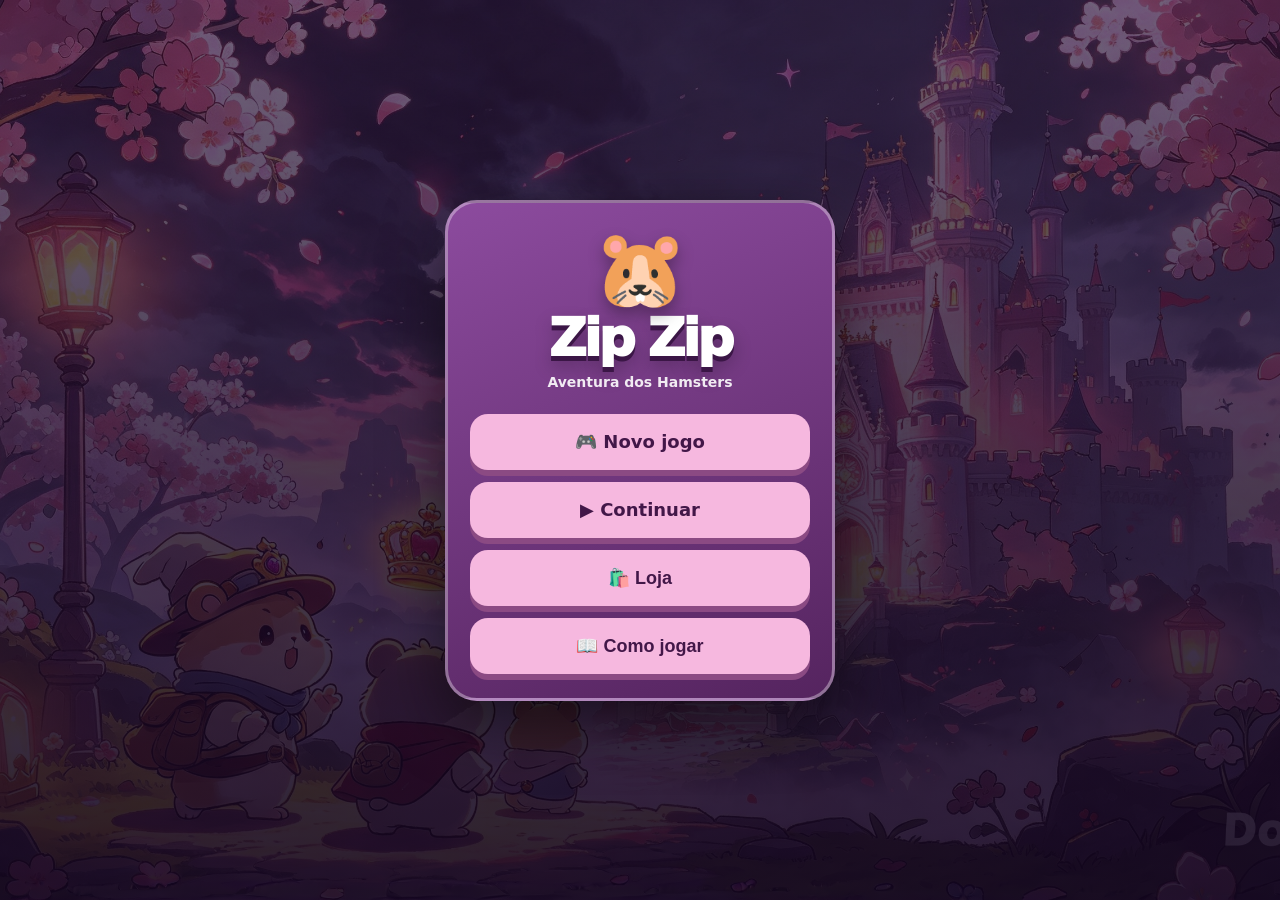
<file: index.html>
<!doctype html>
<html lang="pt-BR">
<head>
<meta charset="UTF-8">
<meta name="viewport" content="width=device-width,initial-scale=1,maximum-scale=1,user-scalable=no,viewport-fit=cover">
<meta name="theme-color" content="#6f2f73">
<title>Zip Zip — Aventura dos Hamsters</title>
<style>
*{box-sizing:border-box}
html,body{margin:0;width:100%;height:100%;overflow:hidden}
body{font-family:system-ui,-apple-system,Segoe UI,sans-serif;background:#24102f;color:#fff}
#menu{position:relative;width:100%;height:100dvh;min-height:100vh;display:flex;align-items:center;justify-content:center;overflow:hidden;padding:18px}
.bg{position:absolute;inset:0;width:100%;height:100%;object-fit:cover;opacity:.55}
.shade{position:absolute;inset:0;background:linear-gradient(180deg,rgba(30,8,48,.35),rgba(18,5,30,.82));}
.panel{position:relative;z-index:2;width:min(92vw,390px);padding:28px 22px 24px;border-radius:32px;background:linear-gradient(160deg,#8c4b9e,#55245f);border:3px solid rgba(255,255,255,.35);box-shadow:0 22px 60px rgba(0,0,0,.5);text-align:center}
.hamster{font-size:76px;line-height:1;margin-bottom:5px;filter:drop-shadow(0 8px 8px rgba(0,0,0,.3))}
h1{margin:0;font-size:52px;line-height:1;font-weight:1000;letter-spacing:-3px;text-shadow:0 5px 0 #3b1646,0 9px 18px rgba(0,0,0,.25)}
.sub{margin:10px 0 24px;font-size:14px;font-weight:700;opacity:.9}
.buttons{display:grid;gap:12px}
.menu-btn{display:flex;align-items:center;justify-content:center;width:100%;min-height:56px;border:0;border-radius:18px;background:#f6b8df;color:#421748;font-size:18px;font-weight:900;text-decoration:none;box-shadow:0 6px 0 #8b4a83;cursor:pointer;touch-action:manipulation}
.menu-btn:active{transform:translateY(3px);box-shadow:0 3px 0 #8b4a83}
#info{position:fixed;z-index:10;left:50%;bottom:18px;transform:translateX(-50%);width:min(88vw,430px);padding:16px 18px;border-radius:22px;background:#35153f;border:1px solid rgba(255,255,255,.3);box-shadow:0 15px 40px rgba(0,0,0,.45);color:#fff;text-align:center;font-size:14px;line-height:1.55}
#info button{margin-top:10px;border:0;border-radius:999px;padding:9px 20px;background:#ffc3e4;color:#4a214f;font-weight:900}
.hidden{display:none!important}
</style>
</head>
<body>
<main id="menu">
<img class="bg" src="assets/zipzip-bg.png" alt="">
<div class="shade"></div>
<section class="panel" aria-label="Menu principal do Zip Zip">
<div class="hamster" aria-hidden="true">🐹</div>
<h1>Zip Zip</h1>
<div class="sub">Aventura dos Hamsters</div>
<nav class="buttons">
<a class="menu-btn" href="campaign.html?new=1">🎮 Novo jogo</a>
<a class="menu-btn" href="campaign.html">▶️ Continuar</a>
<button class="menu-btn" id="shopBtn" type="button">🛍️ Loja</button>
<button class="menu-btn" id="howBtn" type="button">📖 Como jogar</button>
</nav>
</section>
<div id="info" class="hidden"></div>
</main>
<script>
const info=document.getElementById('info');
function showInfo(title,msg){
info.innerHTML='<strong>'+title+'</strong><br>'+msg+'<br><button id="closeInfo">Fechar</button>';
info.classList.remove('hidden');
document.getElementById('closeInfo').onclick=()=>info.classList.add('hidden');
}
document.getElementById('shopBtn').onclick=()=>showInfo('Loja','A loja do Zip Zip ainda está em desenvolvimento.');
document.getElementById('howBtn').onclick=()=>showInfo('Como jogar','No celular, use os controles da fase. No PC: A/D ou setas para andar e Espaço, W ou ↑ para pular.');
</script>
</body>
</html>
</file>
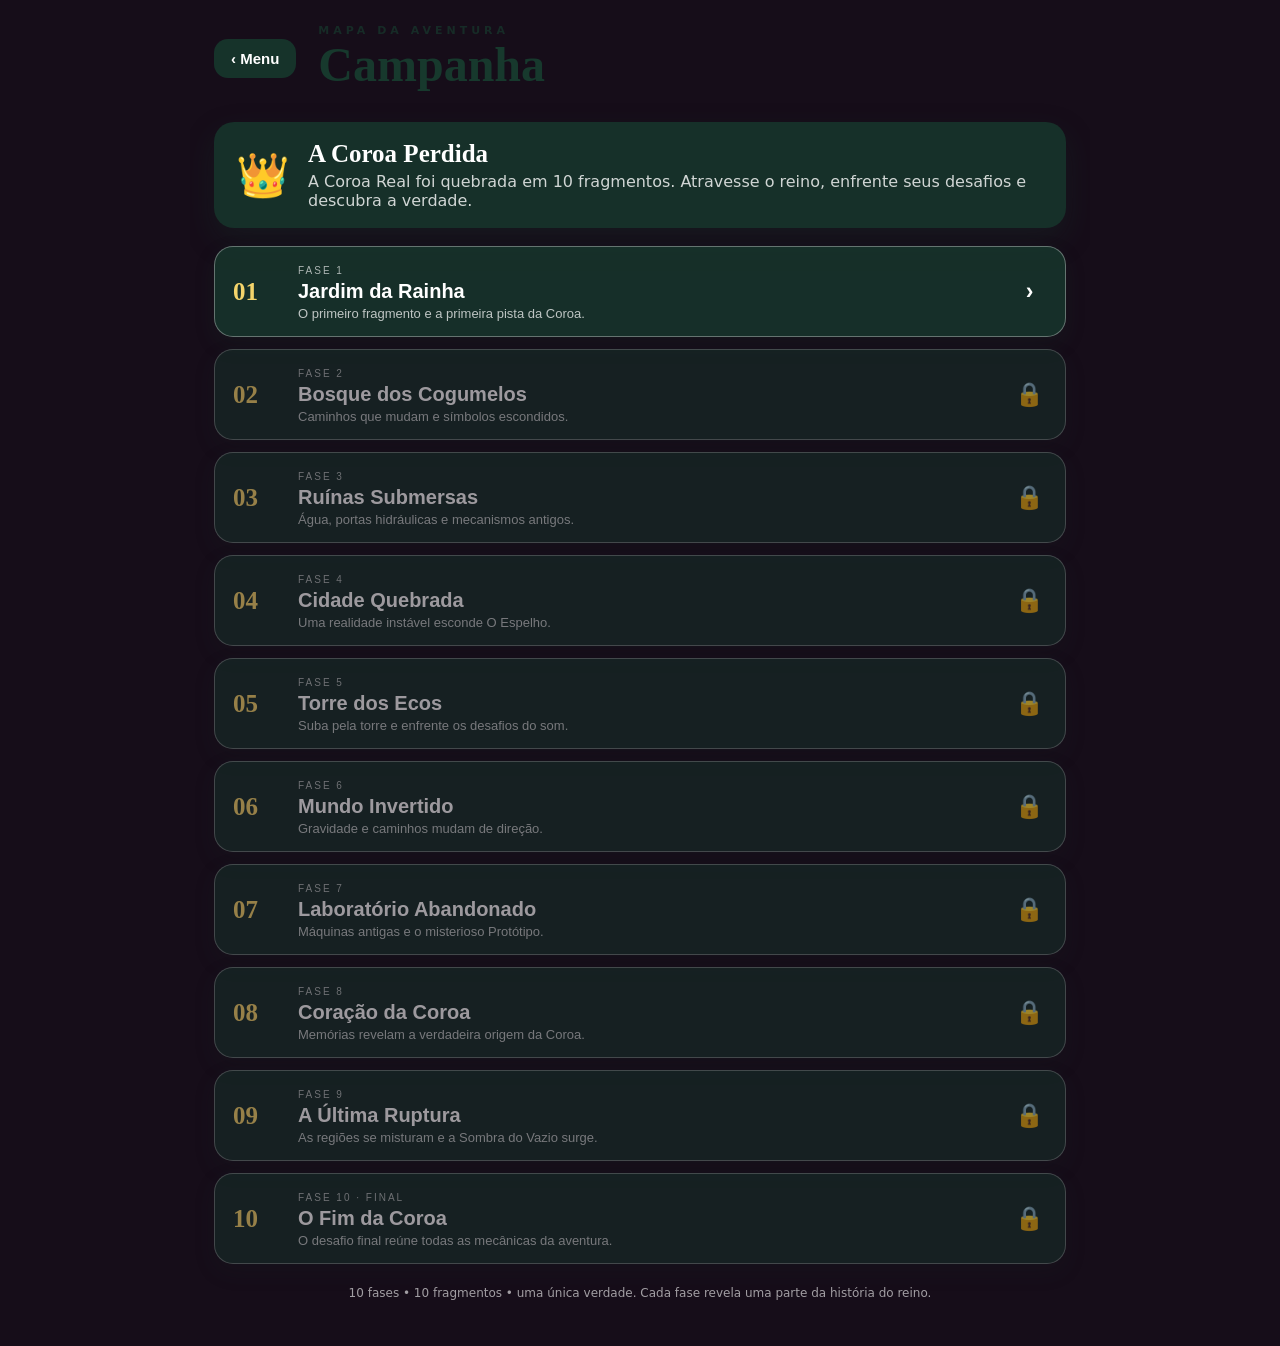
<file: campaign.html>
<!doctype html><html lang="pt-BR"><head><meta charset="UTF-8"><meta name="viewport" content="width=device-width,initial-scale=1,maximum-scale=1,user-scalable=no,viewport-fit=cover"><title>A Coroa Perdida — Campanha</title><link rel="stylesheet" href="style.css"></head><body><main class="campaign"><div class="campaign-bg"></div><header><button class="back" onclick="location.href='index.html'">‹ Menu</button><div><p>MAPA DA AVENTURA</p><h1>Campanha</h1></div></header><section class="campaign-intro"><span>👑</span><div><h2>A Coroa Perdida</h2><p>A Coroa Real foi quebrada em 10 fragmentos. Atravesse o reino, enfrente seus desafios e descubra a verdade.</p></div></section><div class="chapters"><button class="chapter unlocked" onclick="location.href='game.html?level=1&new=1'"><span class="number">01</span><div><small>FASE 1</small><h3>Jardim da Rainha</h3><p>O primeiro fragmento e a primeira pista da Coroa.</p></div><b>›</b></button><button class="chapter locked"><span class="number">02</span><div><small>FASE 2</small><h3>Bosque dos Cogumelos</h3><p>Caminhos que mudam e símbolos escondidos.</p></div><b>🔒</b></button><button class="chapter locked"><span class="number">03</span><div><small>FASE 3</small><h3>Ruínas Submersas</h3><p>Água, portas hidráulicas e mecanismos antigos.</p></div><b>🔒</b></button><button class="chapter locked"><span class="number">04</span><div><small>FASE 4</small><h3>Cidade Quebrada</h3><p>Uma realidade instável esconde O Espelho.</p></div><b>🔒</b></button><button class="chapter locked"><span class="number">05</span><div><small>FASE 5</small><h3>Torre dos Ecos</h3><p>Suba pela torre e enfrente os desafios do som.</p></div><b>🔒</b></button><button class="chapter locked"><span class="number">06</span><div><small>FASE 6</small><h3>Mundo Invertido</h3><p>Gravidade e caminhos mudam de direção.</p></div><b>🔒</b></button><button class="chapter locked"><span class="number">07</span><div><small>FASE 7</small><h3>Laboratório Abandonado</h3><p>Máquinas antigas e o misterioso Protótipo.</p></div><b>🔒</b></button><button class="chapter locked"><span class="number">08</span><div><small>FASE 8</small><h3>Coração da Coroa</h3><p>Memórias revelam a verdadeira origem da Coroa.</p></div><b>🔒</b></button><button class="chapter locked"><span class="number">09</span><div><small>FASE 9</small><h3>A Última Ruptura</h3><p>As regiões se misturam e a Sombra do Vazio surge.</p></div><b>🔒</b></button><button class="chapter locked"><span class="number">10</span><div><small>FASE 10 · FINAL</small><h3>O Fim da Coroa</h3><p>O desafio final reúne todas as mecânicas da aventura.</p></div><b>🔒</b></button></div><p class="campaign-footer">10 fases • 10 fragmentos • uma única verdade. Cada fase revela uma parte da história do reino.</p></main></body></html>
</file>
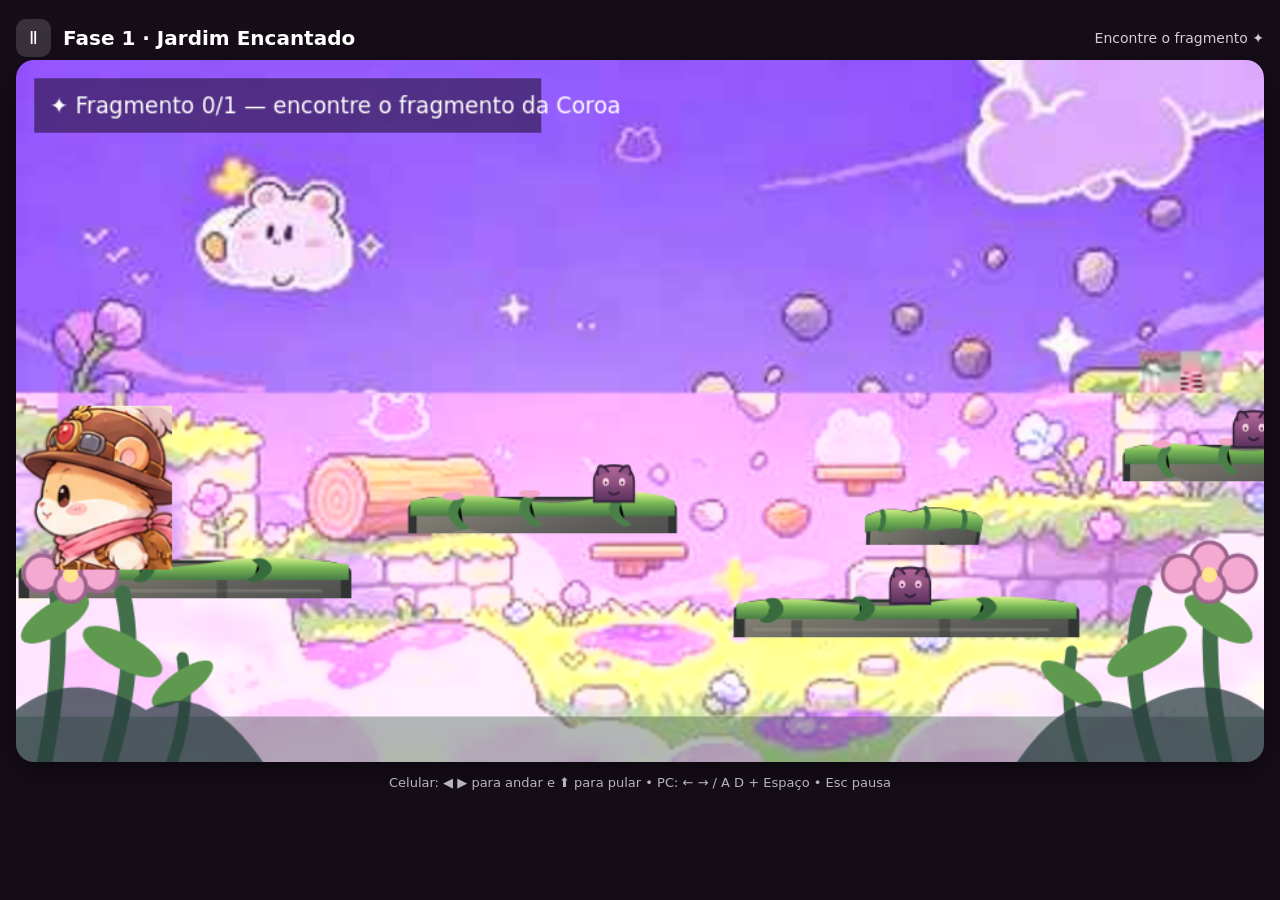
<file: game.html>
<!doctype html>
<html lang="pt-BR">
<head>
<meta charset="UTF-8">
<meta name="viewport" content="width=device-width,initial-scale=1,maximum-scale=1,user-scalable=no,viewport-fit=cover">
<meta name="theme-color" content="#7b315f">
<title>Zip Zip — Fase 1</title>
<link rel="stylesheet" href="style.css">
</head>
<body>
<main>
<section id="gameScreen" class="game-screen">
  <div class="topbar"><button id="pauseBtn" aria-label="Pausar">Ⅱ</button><strong id="phaseTitle">Fase 1 · Jardim Encantado</strong><span id="objective">Encontre o fragmento ✦</span></div>
  <div class="game-wrap"><canvas id="game" width="960" height="540"></canvas></div>
  <div class="touch-controls" aria-label="Controles"><button data-key="left" aria-label="Andar para a esquerda">◀</button><button data-key="down" aria-label="Agachar">▼</button><button data-key="jump" aria-label="Pular">⬆</button><button data-key="right" aria-label="Andar para a direita">▶</button></div>
  <p class="hint">Celular: ◀ ▶ para andar e ⬆ para pular • PC: ← → / A D + Espaço • Esc pausa</p>
</section>
<section id="pause" class="overlay hidden"><h2>Jogo pausado</h2><button id="resumeBtn">Continuar</button><button id="restartBtn" class="secondary">Recomeçar fase</button><button id="menuBtn" class="secondary">Menu principal</button></section>
<section id="story" class="overlay hidden"><div id="storyText"></div><button id="storyNext">Voltar ao mapa</button></section>
</main>
<script src="game-final.js"></script>
</body>
</html>
</file>
<file: style.css>
*{box-sizing:border-box}
html,body{margin:0;min-height:100%;font-family:Inter,system-ui,-apple-system,BlinkMacSystemFont,"Segoe UI",sans-serif;background:#160d19;color:#fff}
body{display:flex;justify-content:center}
main{width:100%;min-height:100vh}
.hidden{display:none!important}

.menu{position:relative;min-height:100svh;overflow:hidden;display:flex;align-items:center;justify-content:center;text-align:center;background:#24101f}
.menu-background{position:absolute;inset:0;width:100%;height:100%;object-fit:cover;object-position:center;z-index:0;display:block}
.menu-overlay{position:absolute;inset:0;background:linear-gradient(180deg,#240d2455 0%,#35102d22 42%,#160817aa 100%);z-index:1;pointer-events:none}
.menu-glow{z-index:1;position:absolute;inset:-20%;background:radial-gradient(circle at 50% 45%,#ffb4e833 0 13%,transparent 34%),radial-gradient(circle at 20% 20%,#fff4d51a 0 5%,transparent 20%);pointer-events:none;mix-blend-mode:screen}

.menu-content{position:relative;z-index:2;width:min(680px,calc(100% - 30px));padding:clamp(24px,5vw,42px) clamp(18px,5vw,44px) clamp(20px,4vw,32px);border-radius:clamp(24px,5vw,38px);background:linear-gradient(145deg,#35172ecc,#160d1dcc);border:1px solid #ffd7f04a;box-shadow:0 30px 90px #090309aa,0 0 45px #ff8fc322,inset 0 1px #ffffff2e;backdrop-filter:blur(12px);-webkit-backdrop-filter:blur(12px)}
.game-mark{display:flex;justify-content:center;align-items:center;gap:16px;color:#ffd6f2;font-size:19px;text-shadow:0 0 18px #ffb9e2}
.zip-icon{font-size:clamp(48px,9vw,72px);line-height:.9;filter:drop-shadow(0 6px 10px #0007)}
.eyebrow{margin:13px 0 2px;letter-spacing:clamp(2px,1vw,4px);font-size:clamp(9px,2vw,11px);font-weight:900;color:#ffe5f5}
.menu h1{margin:0;font-family:Georgia,"Times New Roman",serif;font-size:clamp(64px,14vw,112px);line-height:.86;letter-spacing:-5px;text-shadow:0 5px 0 #4a183e,0 12px 35px #0009}
.menu h1 span{color:#fff0fa}.menu h1 em{display:inline;color:#ff9dca;font-style:normal}
.tagline{margin:20px auto 26px;max-width:510px;color:#ffe8f4;line-height:1.55;font-size:clamp(13px,2.5vw,16px);text-shadow:0 2px 12px #0008}
.menu-buttons{display:grid;grid-template-columns:1fr 1fr;gap:10px;max-width:430px;margin:auto}
.menu button{min-height:54px;border:0;border-radius:17px;padding:12px 18px;font-size:16px;font-weight:850;letter-spacing:.1px;cursor:pointer;transition:transform .18s,filter .18s,box-shadow .18s;background:#ffffff18;color:#fff}
.menu button:hover{transform:translateY(-3px);filter:brightness(1.08)}
.menu button:active{transform:translateY(1px)}
.menu button.primary{grid-column:1/-1;background:linear-gradient(135deg,#ffd1e9,#ff8fbe);color:#4b1739;box-shadow:0 8px 0 #8b3b68,0 12px 30px #ff86ba33}
.menu button.primary span{float:right;font-size:27px;line-height:16px}
.menu button.secondary{border:1px solid #ffd6ed42;background:#ffffff16;box-shadow:inset 0 1px #ffffff18}
.info{max-width:540px;margin:17px auto 0;padding:16px 18px;border-radius:17px;background:#160914d9;border:1px solid #ffd8ed2d;line-height:1.65;color:#ffeaf5;box-shadow:0 12px 30px #0005}
.version{margin:22px 0 0;color:#ffd4ea88;font-size:9px;letter-spacing:3px;font-weight:800}

.game-screen{text-align:center;padding:clamp(8px,2vw,16px);width:100%;max-width:1400px;margin:0 auto}
.topbar{display:flex;align-items:center;gap:12px;min-height:44px}.topbar button{border:0;border-radius:10px;padding:8px 13px;background:#ffffff25;color:white;font-size:18px}.topbar strong{font-size:20px}.topbar span{margin-left:auto;opacity:.8;font-size:14px}
.game-wrap{width:100%;overflow:hidden;border-radius:18px;box-shadow:0 10px 35px #0007}.game-wrap canvas{display:block;width:100%;height:auto;aspect-ratio:16/9;touch-action:none}
.touch-controls{display:flex;justify-content:center;gap:18px;margin:12px auto 3px}.touch-controls button{width:30vw;max-width:105px;height:64px;border:0;border-radius:18px;background:#ffffff30;color:#fff;font-size:28px;font-weight:700;touch-action:none;user-select:none}.hint{opacity:.7;font-size:13px}
.overlay{position:fixed;inset:0;background:#102018eF;z-index:10;display:flex;flex-direction:column;align-items:center;justify-content:center;text-align:center;padding:20px}.overlay h2{font-size:40px}.overlay div{max-width:650px;font-size:20px;line-height:1.7}.storyText{min-height:150px}
@media(min-width:701px){.touch-controls{display:none}}
@media(max-width:700px){body{overscroll-behavior:none}.menu{padding:14px;min-height:100svh}.menu-content{width:min(100%,560px);border-radius:27px;padding:24px 17px 20px}.menu h1{letter-spacing:-3px}.menu-buttons{grid-template-columns:1fr;max-width:360px}.menu button.primary{grid-column:auto}.tagline{margin:17px auto 22px}.info{font-size:14px}.game-screen{padding:8px}.topbar span{display:none}.topbar strong{font-size:16px}}
@media(min-width:1100px){.menu-content{transform:translateY(-1vh)}}
@media(max-height:620px) and (orientation:landscape){.menu{align-items:flex-start;overflow-y:auto;padding:18px}.menu-content{margin:12px auto}.zip-icon{font-size:45px}.menu h1{font-size:58px}.tagline{margin:10px auto 14px}.menu button{min-height:44px}.version{margin-top:12px}}

.campaign{position:relative;min-height:100vh;overflow:hidden;padding:24px;max-width:900px;margin:auto}.campaign-bg{position:fixed;inset:0;background:linear-gradient(180deg,#9ed8ce,#bfe3bd 48%,#578c61);z-index:-2}.campaign-bg:after{content:"";position:absolute;inset:35% 0 0;background:radial-gradient(ellipse at 20% 100%,#477951 0 25%,transparent 26%),radial-gradient(ellipse at 80% 100%,#3f704c 0 30%,transparent 31%)}.campaign header{display:flex;align-items:center;gap:22px;color:#17392d}.campaign header p{margin:0;font-size:11px;letter-spacing:4px;font-weight:800;opacity:.7}.campaign header h1{margin:0;font:700 48px Georgia,serif}.back{border:0;border-radius:14px;padding:11px 17px;background:#17392ddd;color:#fff;font-weight:800;font-size:15px}.campaign-intro{margin:30px 0 18px;padding:18px 22px;border-radius:20px;background:#17392dcc;color:#fff;display:flex;align-items:center;gap:18px;box-shadow:0 12px 30px #17392d44}.campaign-intro>span{font-size:43px}.campaign-intro h2{margin:0 0 4px;font:700 25px Georgia,serif}.campaign-intro p{margin:0;opacity:.8}.chapters{display:grid;gap:12px}.chapter{width:100%;display:grid;grid-template-columns:65px 1fr 35px;align-items:center;text-align:left;padding:15px 18px;border:1px solid #ffffff55;border-radius:19px;background:#17392dcc;color:#fff;box-shadow:0 8px 20px #17392d33}.chapter.unlocked{cursor:pointer}.chapter.unlocked:hover{transform:translateY(-2px);background:#204b3b}.chapter.locked{opacity:.58}.chapter .number{font:700 25px Georgia,serif;color:#f4d46b}.chapter small{font-size:10px;letter-spacing:2px;opacity:.65}.chapter h3{margin:3px 0;font-size:20px}.chapter p{margin:0;font-size:13px;opacity:.72}.chapter b{text-align:center;font-size:23px}.campaign-footer{text-align:center;color:#fff9;margin:22px 0;font-size:12px}@media(max-width:600px){.campaign{padding:15px}.campaign header h1{font-size:38px}.campaign-intro{margin-top:20px}.chapter{grid-template-columns:48px 1fr 28px;padding:13px}.chapter h3{font-size:17px}.chapter p{font-size:12px}}\n@media(max-width:700px){.topbar{gap:7px}.topbar button{padding:8px 11px}.game-wrap{border-radius:12px}.touch-controls{gap:8px;margin-top:10px}.touch-controls button{border-radius:16px}.hint{font-size:11px;line-height:1.4;margin-top:7px}}\n@media(max-width:420px){.game-screen{padding:6px}.touch-controls{gap:6px}.touch-controls button{width:22vw;height:58px;font-size:25px}}\n@media(orientation:landscape) and (max-height:600px){.game-screen{padding:4px}.game-wrap{max-height:calc(100svh - 112px)}.game-wrap canvas{max-height:calc(100svh - 112px);width:auto;max-width:100%;margin:auto}.touch-controls{margin:5px auto 0}.touch-controls button{height:48px}.hint{display:none}}\n
</file>
